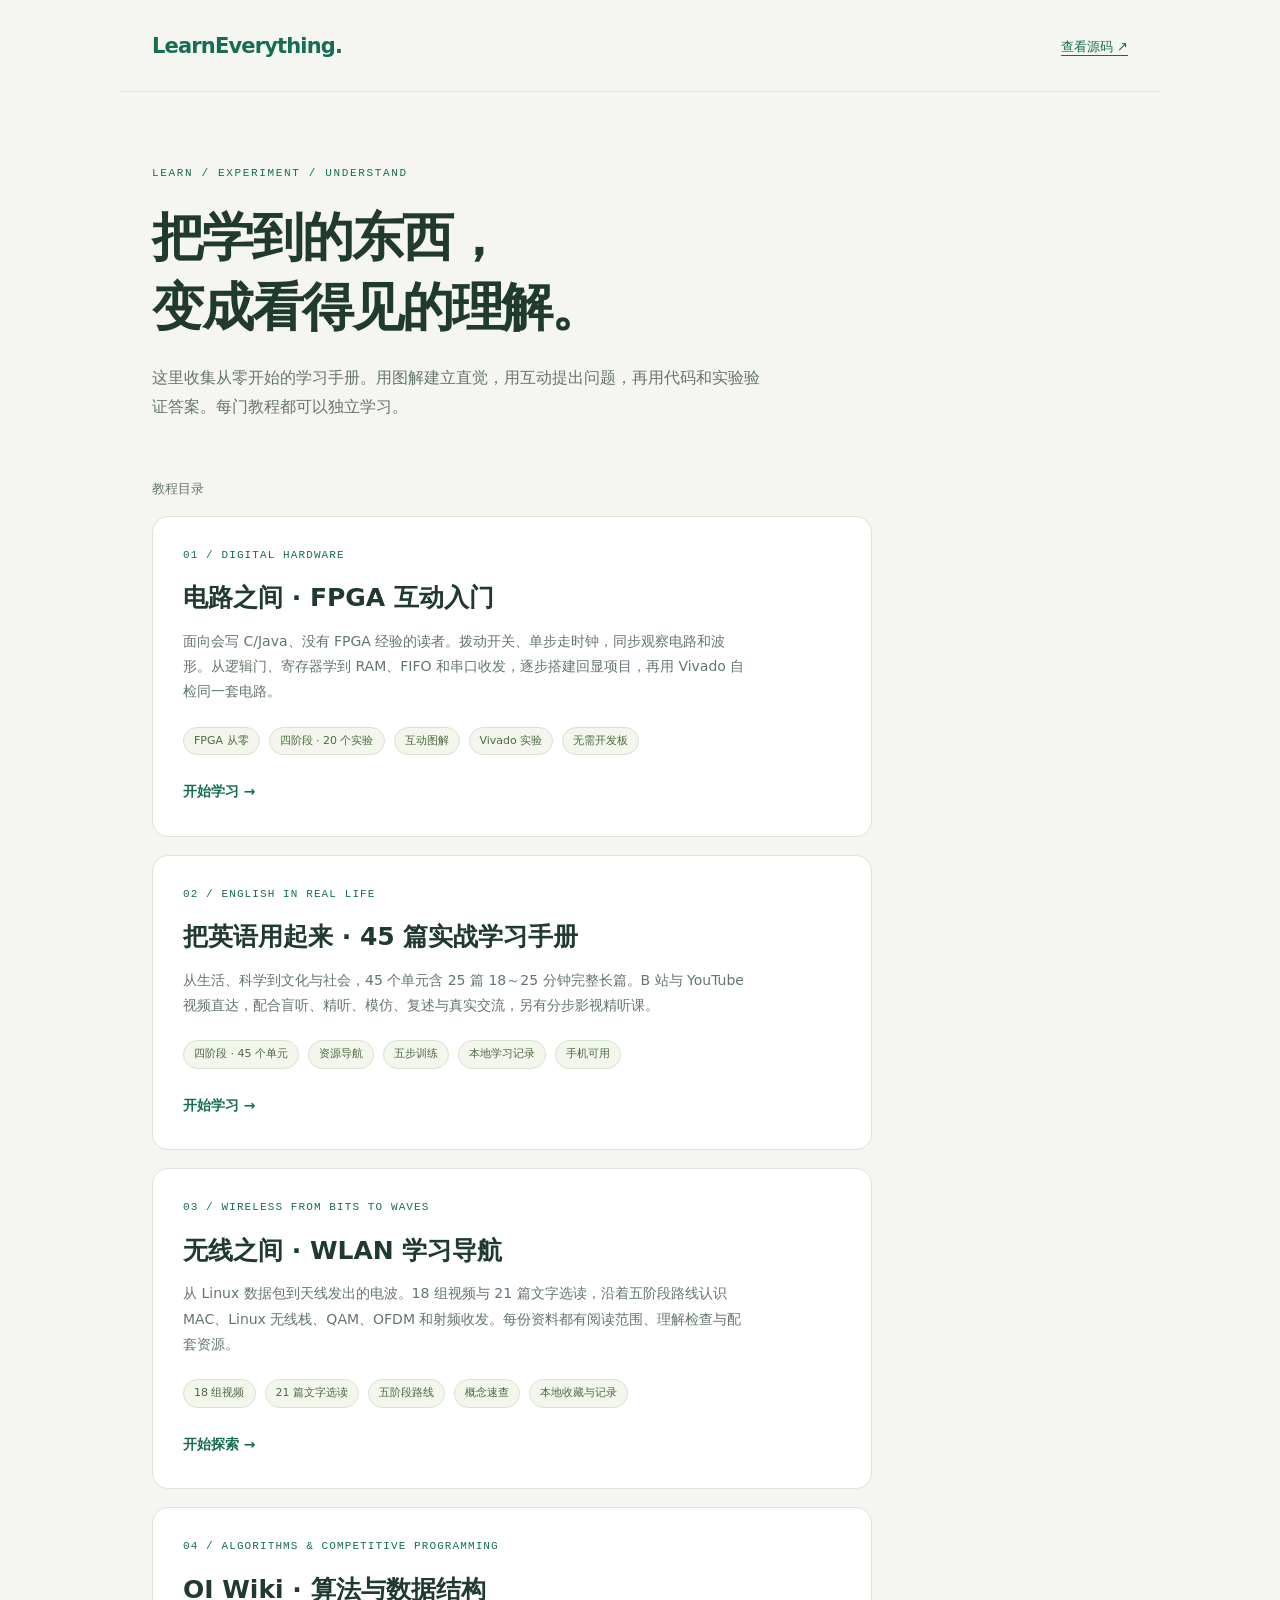
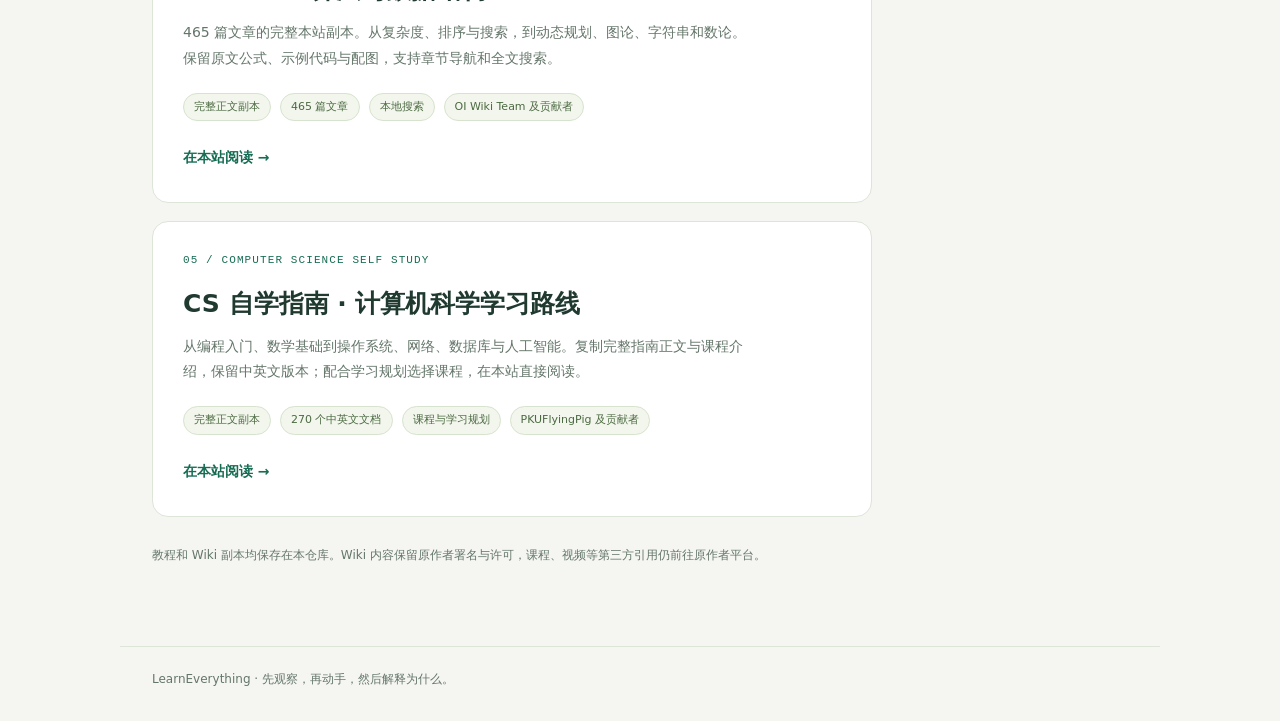
<file: index.html>
<!doctype html>
<html lang="zh-CN">
<head>
  <meta charset="utf-8">
  <meta name="viewport" content="width=device-width, initial-scale=1">
  <meta name="theme-color" content="#f5f6f2">
  <meta name="description" content="LearnEverything：用互动图解、动手实验和真实代码，记录从零开始的学习。">
  <title>LearnEverything · 学习手册</title>
  <link rel="icon" href="fpga/assets/favicon.svg" type="image/svg+xml">
  <style>
    :root{color-scheme:light;--paper:#f5f6f2;--ink:#203a30;--muted:#64766a;--green:#176d54;--line:#dde4d8}
    *{box-sizing:border-box}body{margin:0;background:var(--paper);color:var(--ink);font:16px/1.8 system-ui,-apple-system,"Segoe UI","Microsoft YaHei",sans-serif}a{color:var(--green)}a:focus-visible{outline:3px solid #bd8215;outline-offset:5px}header,main,footer{max-width:1040px;margin:auto;padding:0 32px}header{display:flex;justify-content:space-between;align-items:center;gap:20px;padding-top:28px;padding-bottom:25px;border-bottom:1px solid var(--line)}.brand{text-decoration:none;font-weight:750;font-size:21px;letter-spacing:-.04em}.source{font-size:13px;text-underline-offset:4px}main{padding-top:72px;padding-bottom:80px}.eyebrow{color:var(--green);font:11px/1.8 ui-monospace,monospace;letter-spacing:.15em}h1{font-size:clamp(32px,5vw,52px);line-height:1.35;letter-spacing:-.04em;margin:18px 0 22px}.intro{max-width:620px;color:var(--muted);margin:0 0 55px}.section-title{font-size:13px;color:var(--muted);font-weight:500;margin:0 0 16px}.course{display:block;border:1px solid var(--line);border-radius:16px;background:#fff;padding:30px;text-decoration:none;color:var(--ink);max-width:720px}.course:hover{border-color:#88a78c;background:#fcfdf9}.number{font:11px/1.5 ui-monospace,monospace;color:var(--green);letter-spacing:.1em}.course h2{font-size:25px;line-height:1.5;margin:16px 0 12px}.course p{font-size:14px;color:var(--muted);margin:0;max-width:570px}.tags{display:flex;gap:9px;flex-wrap:wrap;margin:22px 0}.tags span{font-size:11px;line-height:1.5;border:1px solid #d7e3ce;background:#f2f6ec;color:#4c6a42;border-radius:30px;padding:5px 10px}.enter{color:var(--green);font-size:14px;font-weight:650}.note{margin:28px 0 0;font-size:12px;color:var(--muted)}footer{border-top:1px solid var(--line);padding-top:22px;padding-bottom:30px;color:var(--muted);font-size:12px}@media(max-width:550px){header,main,footer{padding-left:22px;padding-right:22px}header{flex-wrap:wrap}main{padding-top:45px;padding-bottom:55px}.intro{margin-bottom:36px}.course{padding:23px}.course h2{font-size:22px}.source{font-size:12px}}
  </style>
</head>
<body>
  <header><a class="brand" href="./">LearnEverything<span aria-hidden="true">.</span></a><a class="source" href="https://github.com/jamlabq/LearnEverything">查看源码 ↗</a></header>
  <main>
    <div class="eyebrow">LEARN / EXPERIMENT / UNDERSTAND</div>
    <h1>把学到的东西，<br>变成看得见的理解。</h1>
    <p class="intro">这里收集从零开始的学习手册。用图解建立直觉，用互动提出问题，再用代码和实验验证答案。每门教程都可以独立学习。</p>
    <h2 class="section-title">教程目录</h2>
    <a class="course" href="fpga/">
      <div class="number">01 / DIGITAL HARDWARE</div>
      <h2>电路之间 · FPGA 互动入门</h2>
      <p>面向会写 C/Java、没有 FPGA 经验的读者。拨动开关、单步走时钟，同步观察电路和波形。从逻辑门、寄存器学到 RAM、FIFO 和串口收发，逐步搭建回显项目，再用 Vivado 自检同一套电路。</p>
      <div class="tags"><span>FPGA 从零</span><span>四阶段 · 20 个实验</span><span>互动图解</span><span>Vivado 实验</span><span>无需开发板</span></div>
      <span class="enter">开始学习 →</span>
    </a>
    <a class="course" href="english/" style="margin-top:18px">
      <div class="number">02 / ENGLISH IN REAL LIFE</div>
      <h2>把英语用起来 · 45 篇实战学习手册</h2>
      <p>从生活、科学到文化与社会，45 个单元含 25 篇 18～25 分钟完整长篇。B 站与 YouTube 视频直达，配合盲听、精听、模仿、复述与真实交流，另有分步影视精听课。</p>
      <div class="tags"><span>四阶段 · 45 个单元</span><span>资源导航</span><span>五步训练</span><span>本地学习记录</span><span>手机可用</span></div>
      <span class="enter">开始学习 →</span>
    </a>
    <a class="course" href="wlan/" style="margin-top:18px">
      <div class="number">03 / WIRELESS FROM BITS TO WAVES</div>
      <h2>无线之间 · WLAN 学习导航</h2>
      <p>从 Linux 数据包到天线发出的电波。18 组视频与 21 篇文字选读，沿着五阶段路线认识 MAC、Linux 无线栈、QAM、OFDM 和射频收发。每份资料都有阅读范围、理解检查与配套资源。</p>
      <div class="tags"><span>18 组视频</span><span>21 篇文字选读</span><span>五阶段路线</span><span>概念速查</span><span>本地收藏与记录</span></div>
      <span class="enter">开始探索 →</span>
    </a>
    <a class="course" href="oi-wiki/" style="margin-top:18px">
      <div class="number">04 / ALGORITHMS &amp; COMPETITIVE PROGRAMMING</div>
      <h2>OI Wiki · 算法与数据结构</h2>
      <p>465 篇文章的完整本站副本。从复杂度、排序与搜索，到动态规划、图论、字符串和数论。保留原文公式、示例代码与配图，支持章节导航和全文搜索。</p>
      <div class="tags"><span>完整正文副本</span><span>465 篇文章</span><span>本地搜索</span><span>OI Wiki Team 及贡献者</span></div>
      <span class="enter">在本站阅读 →</span>
    </a>
    <a class="course" href="cs-self-learning/" style="margin-top:18px">
      <div class="number">05 / COMPUTER SCIENCE SELF STUDY</div>
      <h2>CS 自学指南 · 计算机科学学习路线</h2>
      <p>从编程入门、数学基础到操作系统、网络、数据库与人工智能。复制完整指南正文与课程介绍，保留中英文版本；配合学习规划选择课程，在本站直接阅读。</p>
      <div class="tags"><span>完整正文副本</span><span>270 个中英文文档</span><span>课程与学习规划</span><span>PKUFlyingPig 及贡献者</span></div>
      <span class="enter">在本站阅读 →</span>
    </a>
    <p class="note">教程和 Wiki 副本均保存在本仓库。Wiki 内容保留原作者署名与许可，课程、视频等第三方引用仍前往原作者平台。</p>
  </main>
  <footer>LearnEverything · 先观察，再动手，然后解释为什么。</footer>
</body>
</html>
</file>
